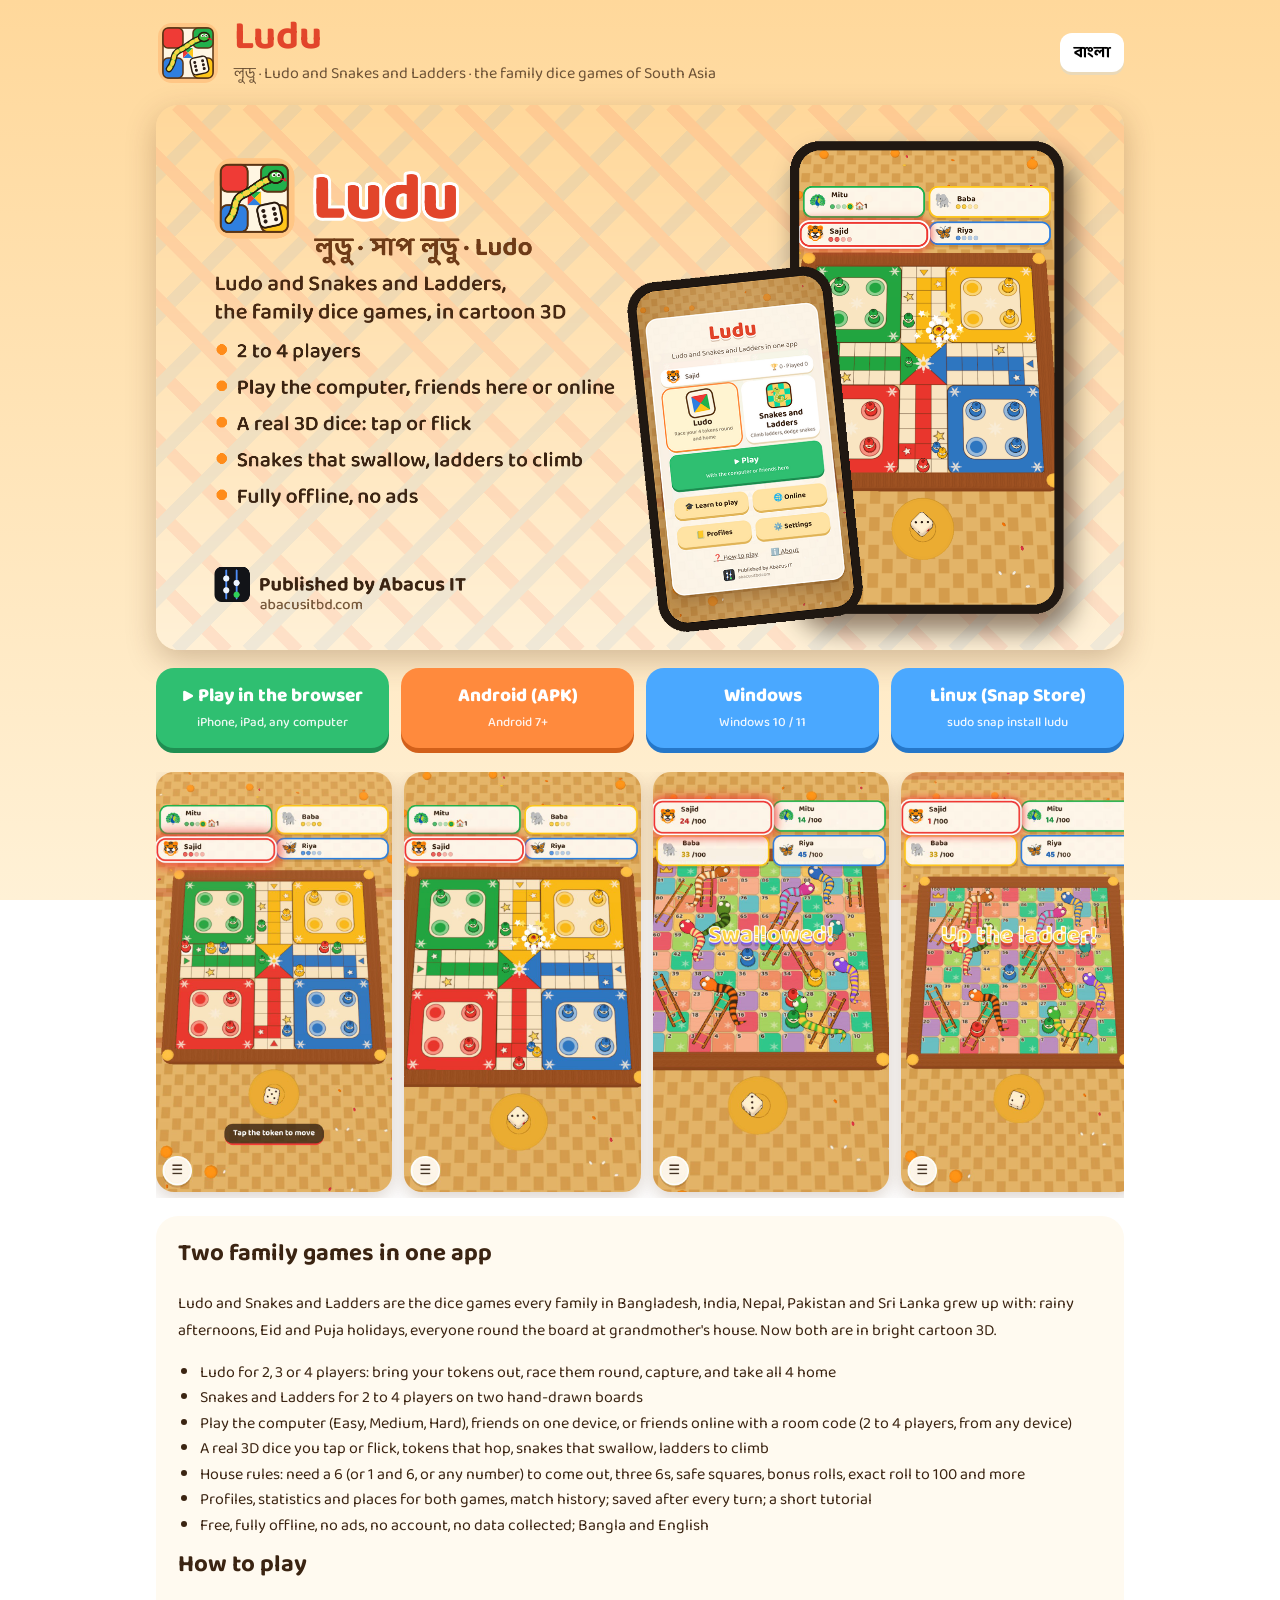
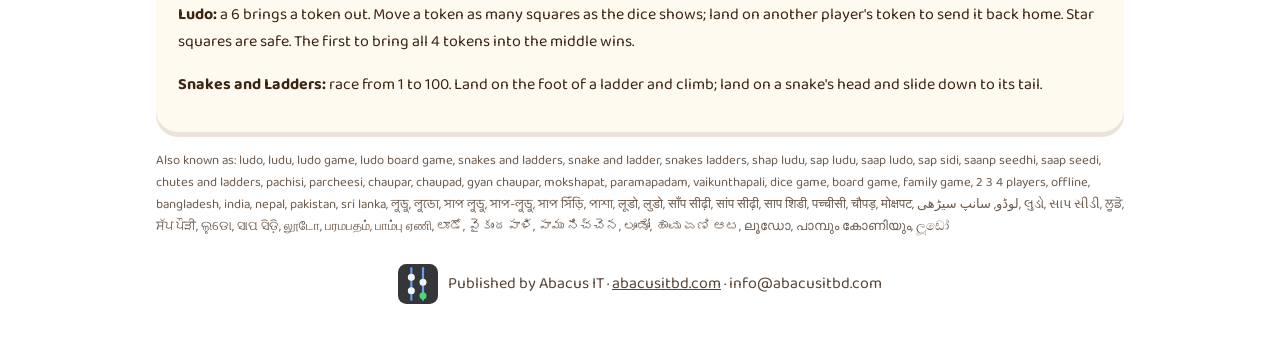
<file: index.html>
<!doctype html>
<html lang="en">
<head>
<meta charset="utf-8">
<meta name="viewport" content="width=device-width, initial-scale=1">
<title>Ludu (লুডু): Ludo and Snakes and Ladders in cartoon 3D</title>
<meta name="description" content="Ludu (লুডু, Ludo) and Snakes and Ladders (সাপ লুডু, Saanp Seedhi), the family dice games of Bangladesh, India, Nepal, Pakistan and Sri Lanka, in one cartoon 3D app. 2 to 4 players: the computer, friends on one device, or online with a room code. Android, Windows, Linux and in the browser. Free, offline, no ads. By Abacus IT.">
<meta name="keywords" content="ludo, ludu, ludo game, ludo board game, snakes and ladders, snake and ladder, snakes ladders, shap ludu, sap ludu, saap ludo, sap sidi, saanp seedhi, saap seedi, chutes and ladders, pachisi, parcheesi, chaupar, chaupad, gyan chaupar, mokshapat, paramapadam, vaikunthapali, dice game, board game, family game, 2 3 4 players, offline, bangladesh, india, nepal, pakistan, sri lanka, লুডু, লুডো, সাপ লুডু, সাপ-লুডু, সাপ সিঁড়ি, পাশা, लूडो, लुडो, साँप सीढ़ी, सांप सीढ़ी, साप शिडी, पच्चीसी, चौपड़, मोक्षपट, لوڈو, سانپ سیڑھی, લુડો, સાપ સીડી, ਲੂਡੋ, ਸੱਪ ਪੌੜੀ, ଲୁଡୋ, ସାପ ସିଡ଼ି, லூடோ, பரமபதம், பாம்பு ஏணி, లూడో, వైకుంఠపాళి, పాము నిచ్చెన, ಲೂಡೋ, ಹಾವು ಏಣಿ ಆಟ, ലൂഡോ, പാമ്പും കോണിയും, ලූඩෝ">
<meta property="og:title" content="Ludu (লুডু): Ludo and Snakes and Ladders">
<meta property="og:description" content="The family dice games of South Asia in cartoon 3D, for 2 to 4 players. Free, offline, no ads.">
<meta property="og:image" content="cover-en.png">
<link rel="icon" href="icon.svg">
<style>
@font-face { font-family: "Baloo Da 2"; src: url("BalooDa2.ttf") format("truetype"); font-weight: 400 800; font-display: swap; }
:root { --ink: #3b2412; --card: #fffaf0; --go: #2fbf71; --go-d: #1f8f52; --b1: #ff8a3d; --b1-d: #d2601a; --b2: #4aa8ff; --b2-d: #2577c9; }
* { box-sizing: border-box; }
body { margin: 0; font-family: "Baloo Da 2", "Noto Sans Bengali", system-ui, sans-serif; color: var(--ink); background: linear-gradient(#ffd89b, #fff1d6) fixed; }
.wrap { max-width: 1000px; margin: 0 auto; padding: 18px 16px 40px; }
header { display: flex; align-items: center; gap: 14px; }
header img { width: 64px; height: 64px; }
h1 { margin: 0; font-size: 40px; color: #e2452b; line-height: 1; }
.tag { margin: 2px 0 0; opacity: .75; }
.lang { margin-left: auto; background: #fff; border: 0; border-radius: 12px; padding: 6px 14px; font: inherit; font-weight: 700; cursor: pointer; box-shadow: 0 3px 0 #ead9b8; }
.cover { width: 100%; border-radius: 22px; margin: 18px 0; box-shadow: 0 10px 30px rgba(80,40,10,.25); display: block; }
.btns { display: grid; grid-template-columns: repeat(auto-fit, minmax(220px, 1fr)); gap: 12px; margin: 10px 0 24px; }
.btns a { display: block; text-decoration: none; color: #fff; font-weight: 800; font-size: 19px; text-align: center; border-radius: 18px; padding: 12px 10px 14px; }
.btns small { display: block; font-size: 13px; font-weight: 500; opacity: .9; }
.play { background: var(--go); box-shadow: 0 5px 0 var(--go-d); }
.and { background: var(--b1); box-shadow: 0 5px 0 var(--b1-d); }
.win, .lin { background: var(--b2); box-shadow: 0 5px 0 var(--b2-d); }
.shots { display: flex; gap: 12px; overflow-x: auto; padding-bottom: 6px; }
.shots img { height: 420px; border-radius: 18px; box-shadow: 0 6px 18px rgba(80,40,10,.2); }
.card { background: var(--card); border-radius: 22px; padding: 18px 22px; margin: 18px 0; box-shadow: 0 5px 0 rgba(120,70,20,.15); }
.card h2 { margin: 0 0 6px; } .card ul { margin: 6px 0; padding-left: 22px; line-height: 1.6; }
footer { display: flex; align-items: center; gap: 10px; justify-content: center; margin-top: 26px; opacity: .85; }
footer img { width: 40px; height: 40px; } footer a { color: inherit; }
body.en [data-l="bn"], body.bn [data-l="en"] { display: none !important; }
</style>
</head>
<body class="en">
<div class="wrap">
  <header>
    <img src="icon.svg" alt="">
    <div><h1><span data-l="en">Ludu</span><span data-l="bn">লুডু</span></h1>
      <p class="tag"><span data-l="en">লুডু · Ludo and Snakes and Ladders · the family dice games of South Asia</span><span data-l="bn">লুডু আর সাপ লুডু, এক অ্যাপে, রঙিন ত্রিমাত্রিক রূপে</span></p></div>
    <button class="lang" id="lang">বাংলা</button>
  </header>
  <img class="cover" data-l="en" src="cover-en.png" alt="Ludu">
  <img class="cover" data-l="bn" src="cover-bn.png" alt="লুডু">
  <div class="btns">
    <a class="play" href="play/"><span data-l="en">▶ Play in the browser</span><span data-l="bn">▶ ব্রাউজারে খেলো</span><small data-l="en">iPhone, iPad, any computer</small><small data-l="bn">আইফোন, আইপ্যাড, যেকোনো কম্পিউটার</small></a>
    <a class="and" href="https://github.com/riadul/ludu-download/releases/latest/download/Ludu.apk"><span data-l="en">Android (APK)</span><span data-l="bn">অ্যান্ড্রয়েড (APK)</span><small>Android 7+</small></a>
    <a class="win" href="https://github.com/riadul/ludu-download/releases/latest/download/Ludu-Setup-x64.exe"><span data-l="en">Windows</span><span data-l="bn">উইন্ডোজ</span><small>Windows 10 / 11</small></a>
    <a class="lin" href="https://snapcraft.io/ludu"><span data-l="en">Linux (Snap Store)</span><span data-l="bn">লিনাক্স (স্ন্যাপ স্টোর)</span><small>sudo snap install ludu</small></a>
  </div>
  <div class="shots" data-l="en"><img src="en-02-ludo.jpg" alt=""><img src="en-03-capture.jpg" alt=""><img src="en-05-snake.jpg" alt=""><img src="en-04-ladder.jpg" alt=""><img src="en-06-win.jpg" alt=""></div>
  <div class="shots" data-l="bn"><img src="bn-02-ludo.jpg" alt=""><img src="bn-03-capture.jpg" alt=""><img src="bn-05-snake.jpg" alt=""><img src="bn-04-ladder.jpg" alt=""><img src="bn-06-win.jpg" alt=""></div>
  <div class="card" data-l="en">
    <h2>Two family games in one app</h2>
    <p>Ludo and Snakes and Ladders are the dice games every family in Bangladesh, India, Nepal, Pakistan and Sri Lanka grew up with: rainy afternoons, Eid and Puja holidays, everyone round the board at grandmother's house. Now both are in bright cartoon 3D.</p>
    <ul>
      <li>Ludo for 2, 3 or 4 players: bring your tokens out, race them round, capture, and take all 4 home</li>
      <li>Snakes and Ladders for 2 to 4 players on two hand-drawn boards</li>
      <li>Play the computer (Easy, Medium, Hard), friends on one device, or friends online with a room code (2 to 4 players, from any device)</li>
      <li>A real 3D dice you tap or flick, tokens that hop, snakes that swallow, ladders to climb</li>
      <li>House rules: need a 6 (or 1 and 6, or any number) to come out, three 6s, safe squares, bonus rolls, exact roll to 100 and more</li>
      <li>Profiles, statistics and places for both games, match history; saved after every turn; a short tutorial</li>
      <li>Free, fully offline, no ads, no account, no data collected; Bangla and English</li>
    </ul>
    <h2>How to play</h2>
    <p><b>Ludo:</b> a 6 brings a token out. Move a token as many squares as the dice shows; land on another player's token to send it back home. Star squares are safe. The first to bring all 4 tokens into the middle wins.</p>
    <p><b>Snakes and Ladders:</b> race from 1 to 100. Land on the foot of a ladder and climb; land on a snake's head and slide down to its tail.</p>
  </div>
  <div class="card" data-l="bn">
    <h2>এক অ্যাপে দুটো ঘরের খেলা</h2>
    <p>লুডু আর সাপ লুডু আমাদের ঘরের খেলা: বৃষ্টির বিকেল, ঈদ আর পূজার ছুটি, নানুবাড়ির উঠোনে সবাই মিলে ছক্কা চালা। এবার দুটো খেলাই রঙিন কার্টুন ত্রিমাত্রিক রূপে।</p>
    <ul>
      <li>লুডু, ২, ৩ বা ৪ জনে: গুটি বের করো, ঘুরিয়ে আনো, কাটো, আর চারটাই ঘরে তোলো</li>
      <li>সাপ লুডু, ২ থেকে ৪ জনে, দুটো হাতে আঁকা বোর্ডে</li>
      <li>কম্পিউটারের সাথে (সহজ, মাঝারি, কঠিন), একই ফোনে বন্ধুদের সাথে, অথবা রুম কোড দিয়ে অনলাইনে (২ থেকে ৪ জন, যেকোনো ডিভাইস থেকে)</li>
      <li>আসল ত্রিমাত্রিক ছক্কা, চাপ দাও বা উপরে টানো; লাফিয়ে চলা গুটি, গিলে ফেলা সাপ, বেয়ে ওঠার মই</li>
      <li>ঘরের নিয়ম: ছক্কায় (বা ১ আর ৬-এ, বা যেকোনো দানে) গুটি বের, তিন ছক্কা, নিরাপদ ঘর, বাড়তি চাল, ১০০-তে ঠিক দান, আরও অনেক</li>
      <li>নিজের প্রোফাইল, দুই খেলার আলাদা হিসাব আর স্থান, খেলার ইতিহাস; প্রতি পালায় সেভ; ছোট্ট শেখার পাঠ</li>
      <li>সম্পূর্ণ ফ্রি, পুরোপুরি অফলাইন, কোনো বিজ্ঞাপন নেই, অ্যাকাউন্ট লাগে না; বাংলা আর ইংরেজি</li>
    </ul>
    <h2>কীভাবে খেলবে</h2>
    <p><b>লুডু:</b> ছক্কা পড়লে গুটি বের হয়। ছক্কায় যত পড়ে তত ঘর এগোও; অন্যের গুটির ঘরে পড়লে সেটা কাটা পড়ে ঘরে ফেরে। তারা আঁকা ঘর নিরাপদ। যে আগে চারটা গুটি মাঝখানে তোলে, সে জেতে।</p>
    <p><b>সাপ লুডু:</b> ১ থেকে ১০০ পর্যন্ত দৌড়। মইয়ের গোড়ায় পড়লে উপরে ওঠো, সাপের মাথায় পড়লে লেজে নেমে যাও।</p>
  </div>
  <p class="tag" style="font-size:13px">Also known as: ludo, ludu, ludo game, ludo board game, snakes and ladders, snake and ladder, snakes ladders, shap ludu, sap ludu, saap ludo, sap sidi, saanp seedhi, saap seedi, chutes and ladders, pachisi, parcheesi, chaupar, chaupad, gyan chaupar, mokshapat, paramapadam, vaikunthapali, dice game, board game, family game, 2 3 4 players, offline, bangladesh, india, nepal, pakistan, sri lanka, লুডু, লুডো, সাপ লুডু, সাপ-লুডু, সাপ সিঁড়ি, পাশা, लूडो, लुडो, साँप सीढ़ी, सांप सीढ़ी, साप शिडी, पच्चीसी, चौपड़, मोक्षपट, لوڈو, سانپ سیڑھی, લુડો, સાપ સીડી, ਲੂਡੋ, ਸੱਪ ਪੌੜੀ, ଲୁଡୋ, ସାପ ସିଡ଼ି, லூடோ, பரமபதம், பாம்பு ஏணி, లూడో, వైకుంఠపాళి, పాము నిచ్చెన, ಲೂಡೋ, ಹಾವು ಏಣಿ ಆಟ, ലൂഡോ, പാമ്പും കോണിയും, ලූඩෝ</p>
  <footer><img src="abacus-it.svg" alt="Abacus IT"><span><span data-l="en">Published by Abacus IT</span><span data-l="bn">প্রকাশক: অ্যাবাকাস আইটি</span> · <a href="https://abacusitbd.com">abacusitbd.com</a> · info@abacusitbd.com</span></footer>
</div>
<script>
// Bangla for Bangla devices or Bangladesh's time zone, English elsewhere (same rule as the game); the button switches.
function detect() {
  try {
    const langs = [...(navigator.languages || []), navigator.language].filter(Boolean).map((l) => l.toLowerCase());
    if (langs.some((l) => l.startsWith("bn"))) return "bn";
    const tz = Intl.DateTimeFormat().resolvedOptions().timeZone || "";
    if (tz === "Asia/Dhaka" || tz === "Asia/Dacca") return "bn";
  } catch (e) {}
  return "en";
}
function set(l) {
  document.body.className = l; document.documentElement.lang = l;
  document.getElementById("lang").textContent = l === "bn" ? "English" : "বাংলা";
  try { localStorage.setItem("ludu.site.lang", l); } catch (e) {}
}
let saved = null; try { saved = localStorage.getItem("ludu.site.lang"); } catch (e) {}
set(saved || detect());
document.getElementById("lang").onclick = () => set(document.body.className === "bn" ? "en" : "bn");
</script>
</body>
</html>
</file>
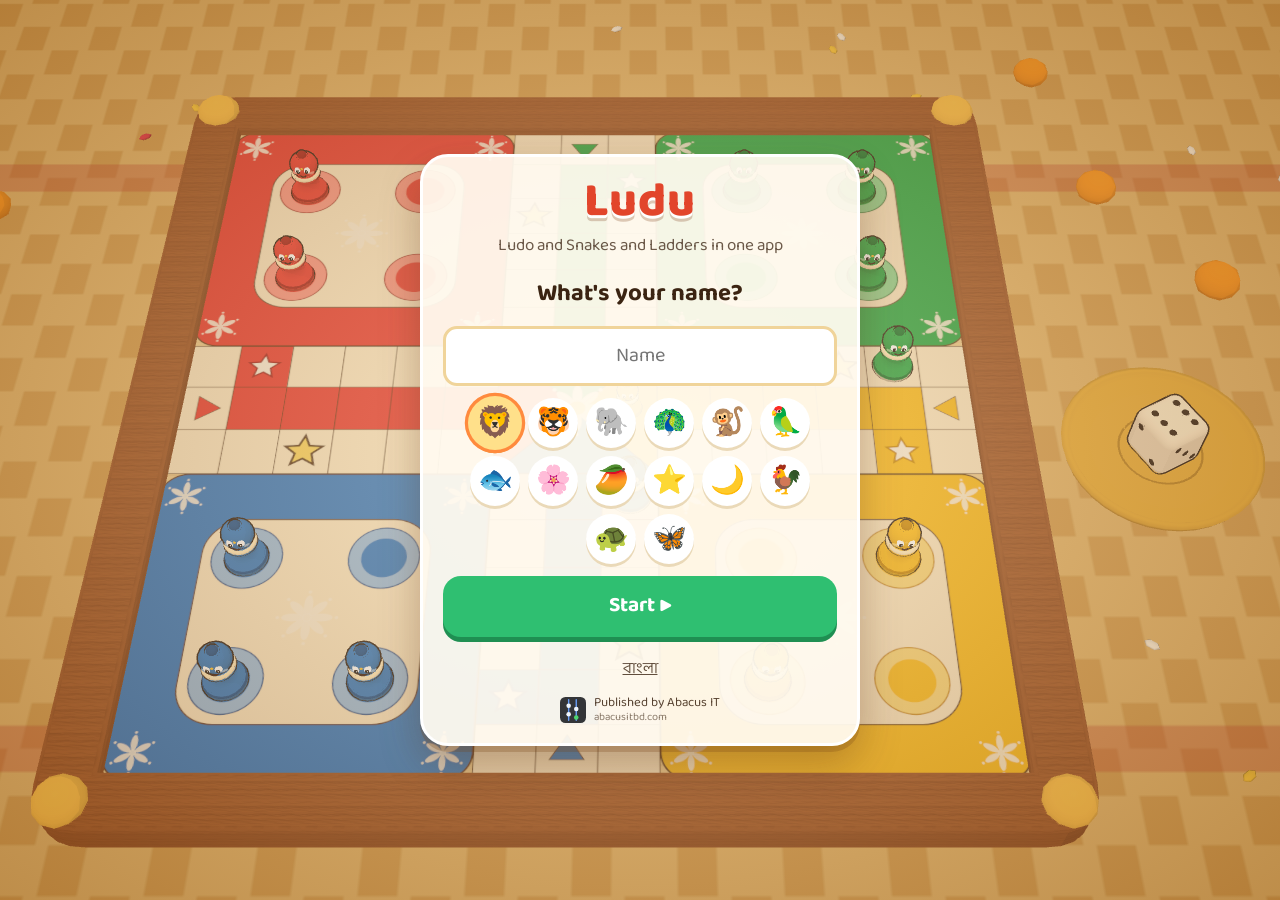
<file: play/index.html>
<!doctype html>
<html lang="bn">
<head>
<meta charset="utf-8" />
<meta name="viewport" content="width=device-width, initial-scale=1, viewport-fit=cover, user-scalable=no" />
<meta name="theme-color" content="#ffc685" />
<meta name="description" content="Ludu (লুডু): Ludo and Snakes and Ladders in cartoon 3D. By Abacus IT." />
<title>লুডু · Ludu: Ludo and Snakes</title>
<link rel="icon" href="icon.svg" />
  <script type="module" crossorigin src="./assets/index-BvTy_EyN.js"></script>
  <link rel="stylesheet" crossorigin href="./assets/index-DR3Ji3AH.css">
</head>
<body>
<canvas id="board"></canvas>
<div id="ui"></div>
<div id="loading">লুডু</div>
</body>
</html>
</file>
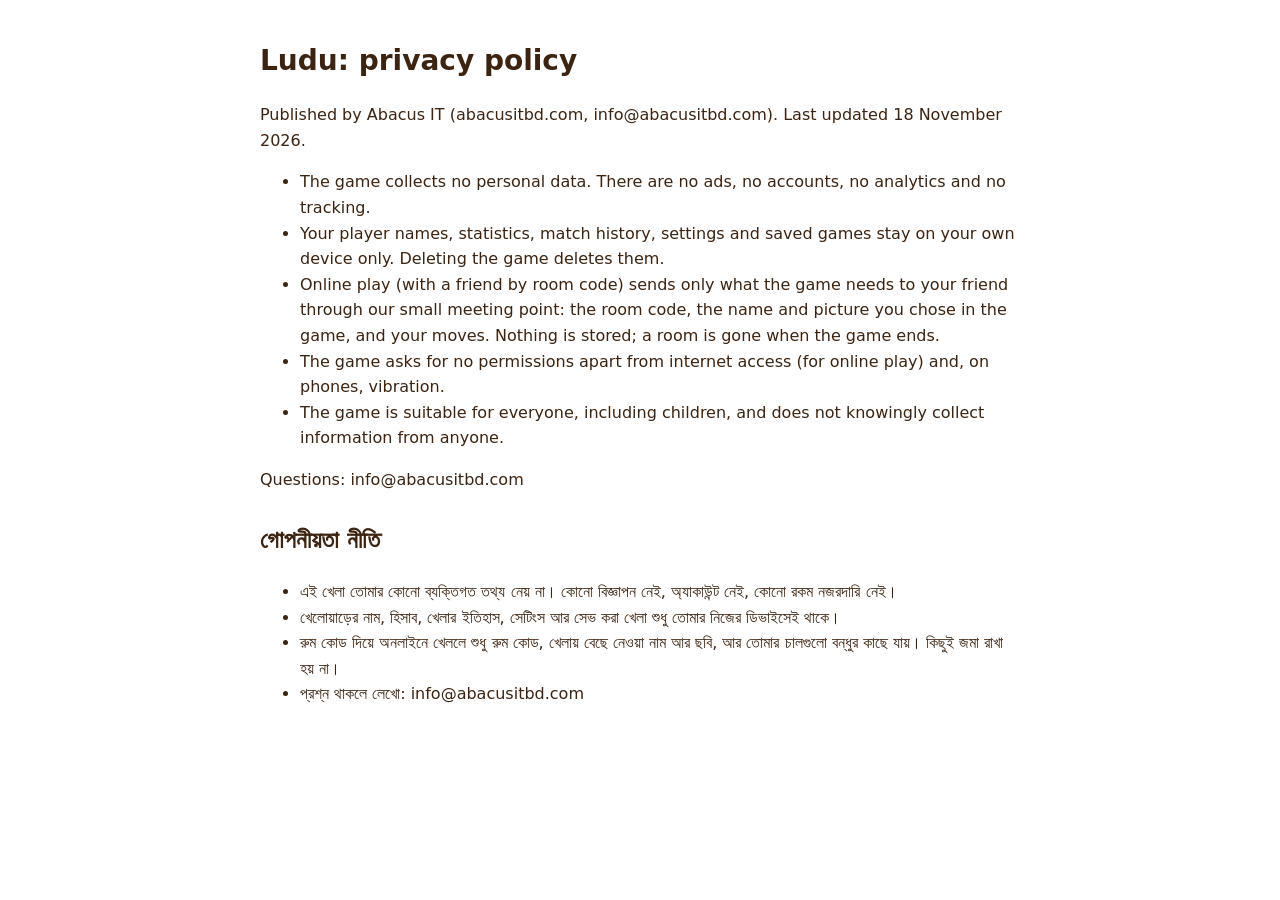
<file: privacy/index.html>
<!doctype html><html lang="en"><head><meta charset="utf-8"><meta name="viewport" content="width=device-width, initial-scale=1">
<title>Ludu: privacy policy</title><style>body{font-family:system-ui,"Noto Sans Bengali",sans-serif;max-width:760px;margin:0 auto;padding:20px 16px 40px;line-height:1.6;color:#3b2412}h1{font-size:28px}h2{margin-top:28px}</style></head><body>
<h1>Ludu: privacy policy</h1><p>Published by Abacus IT (abacusitbd.com, info@abacusitbd.com). Last updated 18 November 2026.</p>
<ul><li>The game collects no personal data. There are no ads, no accounts, no analytics and no tracking.</li>
<li>Your player names, statistics, match history, settings and saved games stay on your own device only. Deleting the game deletes them.</li>
<li>Online play (with a friend by room code) sends only what the game needs to your friend through our small meeting point: the room code, the name and picture you chose in the game, and your moves. Nothing is stored; a room is gone when the game ends.</li>
<li>The game asks for no permissions apart from internet access (for online play) and, on phones, vibration.</li>
<li>The game is suitable for everyone, including children, and does not knowingly collect information from anyone.</li></ul>
<p>Questions: info@abacusitbd.com</p>
<h2 lang="bn">গোপনীয়তা নীতি</h2><ul lang="bn">
<li>এই খেলা তোমার কোনো ব্যক্তিগত তথ্য নেয় না। কোনো বিজ্ঞাপন নেই, অ্যাকাউন্ট নেই, কোনো রকম নজরদারি নেই।</li>
<li>খেলোয়াড়ের নাম, হিসাব, খেলার ইতিহাস, সেটিংস আর সেভ করা খেলা শুধু তোমার নিজের ডিভাইসেই থাকে।</li>
<li>রুম কোড দিয়ে অনলাইনে খেললে শুধু রুম কোড, খেলায় বেছে নেওয়া নাম আর ছবি, আর তোমার চালগুলো বন্ধুর কাছে যায়। কিছুই জমা রাখা হয় না।</li>
<li>প্রশ্ন থাকলে লেখো: info@abacusitbd.com</li></ul></body></html>
</file>
<file: play/assets/index-DR3Ji3AH.css>
@font-face{font-family:"Baloo Da 2";src:url(../fonts/BalooDa2.ttf)format("truetype");font-weight:400 800;font-display:swap}:root{--ink:#3b2412;--card:#fffaf0f0;--go:#2fbf71;--go-d:#1f8f52;--b1:#ff8a3d;--b1-d:#d2601a;--b2:#4aa8ff;--b2-d:#2577c9;--b3:#b07cff;--b3-d:#7d4ed6;--mid:#ffe3a3;--mid-d:#e2b65a;--red:#ef4b4b;--safe-t:env(safe-area-inset-top,0px);--safe-b:env(safe-area-inset-bottom,0px)}*{box-sizing:border-box;-webkit-tap-highlight-color:transparent}html,body{height:100%;color:var(--ink);-webkit-user-select:none;user-select:none;touch-action:manipulation;background:#ffc685;margin:0;font-family:"Baloo Da 2",Noto Sans Bengali,system-ui,sans-serif;overflow:hidden}[hidden]{display:none!important}#board{width:100vw;height:100vh;display:block;position:fixed;inset:0}#ui{pointer-events:none;position:fixed;inset:0}#ui>*{pointer-events:auto}#loading{color:#c2410c;background:#ffc685;place-items:center;font-size:40px;font-weight:800;display:grid;position:fixed;inset:0}.screen{padding:calc(16px + var(--safe-t)) 16px calc(16px + var(--safe-b));background:radial-gradient(#ffecc859,#78461459);place-items:center;display:grid;position:absolute;inset:0;overflow-y:auto}.card{background:var(--card);text-align:center;border:3px solid #fff;border-radius:28px;width:min(440px,100%);padding:22px 20px 18px;animation:.28s cubic-bezier(.2,1.4,.5,1) pop;box-shadow:0 6px #78461440,0 18px 40px #50280a4d}.card.tall{max-height:calc(100vh - 32px - var(--safe-t) - var(--safe-b));overflow-y:auto}.card.small-card{width:min(380px,100%)}@keyframes pop{0%{opacity:0;transform:scale(.85)translateY(20px)}to{opacity:1;transform:none}}.logo{color:#e2452b;text-shadow:0 3px #fff,0 6px #78320a40;letter-spacing:1px;font-size:60px;font-weight:800;line-height:1}body.en .logo{font-size:48px}.sub{opacity:.75;margin:4px 0 14px;font-size:17px}h1{margin:4px 0;font-size:34px}h2{margin:2px 0 12px;font-size:24px}h3{text-align:left;margin:14px 0 6px;font-size:18px}button{font:inherit;color:inherit;cursor:pointer;border:0}button:disabled{opacity:.4;cursor:default}.big,.mid{color:#fff;border-radius:18px;width:100%;margin:9px 0;font-weight:700;transition:transform 80ms;display:block}.big{padding:12px 14px 14px;font-size:21px}.big small{opacity:.9;margin-top:-2px;font-size:13px;font-weight:500;display:block}.mid{background:var(--mid);color:var(--ink);box-shadow:0 5px 0 var(--mid-d);padding:9px 12px 11px;font-size:17px}.big:active,.mid:active{transform:translateY(4px);box-shadow:0 1px #0003!important}.go{background:var(--go);box-shadow:0 5px 0 var(--go-d);color:#fff}.b1{background:var(--b1);box-shadow:0 5px 0 var(--b1-d)}.b2{background:var(--b2);box-shadow:0 5px 0 var(--b2-d)}.b3{background:var(--b3);box-shadow:0 5px 0 var(--b3-d)}.dim{filter:saturate(.6);opacity:.85}.row{align-items:center;gap:10px;display:flex}.row>.mid{flex:1}.link{opacity:.8;background:0 0;margin-top:8px;font-size:16px;text-decoration:underline}.link.danger{color:var(--red)}.pub{opacity:.85;text-align:left;background:0 0;justify-content:center;align-items:center;gap:8px;margin:12px auto 0;font-size:13px;line-height:1.15;display:flex}.pub img{width:26px;height:26px}.pub small{opacity:.7;font-size:11px;display:block}.pub.static{margin-top:10px}.links{justify-content:center;gap:18px}.appicon{width:84px;height:84px}.logo.small{font-size:36px}.publisher{text-align:left;background:#fff;border-radius:16px;align-items:center;gap:12px;margin:10px 0;padding:10px 14px;display:flex;box-shadow:0 3px #ead9b8}.publisher img{width:52px;height:52px}.publisher b{font-size:19px}.publisher small{opacity:.75;font-size:13px;display:block}.tiny{font-size:11px}.tut .lesson{top:calc(8px + var(--safe-t));background:var(--card);text-align:center;border:3px solid #fff;border-radius:22px;max-width:520px;margin:0 auto;padding:10px 16px 12px;animation:.28s cubic-bezier(.2,1.4,.5,1) pop;position:absolute;left:8px;right:8px;box-shadow:0 5px #78461433}.lesson h2{color:#c2410c;margin:0 0 4px;font-size:21px}.lesson p{margin:0 0 6px;font-size:15.5px;line-height:1.45}.lnum{opacity:.6;font-size:12px;font-weight:700}.ldots{justify-content:center;gap:6px;margin-bottom:2px;display:flex}.ldots i{background:#e6d3ad;border-radius:50%;width:10px;height:10px}.ldots i.on{background:var(--b1);transform:scale(1.3)}.ldots i.done{background:var(--go)}.lmsg .ok{color:var(--go-d);font-size:22px;display:block}.lmsg .bad{color:var(--red);font-size:18px;display:block}.lesson .row .mid{margin:4px 0}.note{opacity:.75;font-size:14px}.me{background:#fff;border-radius:16px;align-items:center;gap:10px;width:100%;margin-bottom:6px;padding:6px 12px;display:flex;box-shadow:0 3px #ead9b8}.me .mini{opacity:.7;margin-left:auto;font-size:14px}.av1{font-size:28px;line-height:1}input:not([type]),input[type=text]{width:100%;font:inherit;text-align:center;background:#fff;border:3px solid #f0d49a;border-radius:14px;outline:none;padding:10px 14px;font-size:20px}input:focus{border-color:var(--b1)}.avatars{flex-wrap:wrap;justify-content:center;gap:8px;margin:12px 0;display:flex}.av{background:#fff;border-radius:50%;width:50px;height:50px;font-size:28px;box-shadow:0 3px #ead9b8}.avatars.small .av{width:40px;height:40px;font-size:22px}.av.on{box-shadow:0 0 0 3px var(--b1), 0 3px 0 #d6a940;background:#ffe08a;transform:scale(1.08)}.levels{gap:8px;display:grid}.lv{text-align:left;background:#fff;border-radius:16px;grid-template-rows:auto auto;grid-template-columns:44px 1fr auto;align-items:center;padding:6px 12px;display:grid;box-shadow:0 4px #ead9b8}.lv .ic{grid-row:span 2;font-size:30px}.lv b{font-size:19px}.lv small{opacity:.7;grid-column:2;margin-top:-4px;font-size:13px}.lv .stars{color:#f5a623;letter-spacing:-1px;grid-area:1/3/span 2;font-size:14px}.lv.on{box-shadow:0 0 0 3px var(--b1), 0 4px 0 #d6a940;background:#fff4d1}.sides .side{background:#fff;border-radius:14px;flex:1;padding:8px;font-size:15px;font-weight:600;box-shadow:0 4px #ead9b8}.side.on{box-shadow:0 0 0 3px var(--b1), 0 4px 0 #d6a940;background:#fff4d1}.dot{vertical-align:-2px;border-radius:50%;width:16px;height:16px;margin-right:6px;display:inline-block;box-shadow:inset -2px -3px #0000002e,inset 2px 2px #ffffff73}.pl{text-align:left;margin:8px 0;font-weight:700;display:block}.pl input{margin-top:4px}.plist{gap:8px;display:grid}.prof{text-align:left;background:#fff;border-radius:14px;align-items:center;gap:10px;padding:8px 12px;display:flex;box-shadow:0 4px #ead9b8}.prof small{opacity:.7;margin-left:auto}.prof i{background:var(--go);color:#fff;border-radius:8px;padding:0 6px;font-size:12px;font-style:normal}.prof.on{box-shadow:0 0 0 3px var(--go), 0 4px 0 var(--go-d)}.prof.add{color:var(--b2-d);justify-content:center;font-weight:700}.statgrid{grid-template-columns:repeat(3,1fr);gap:8px;margin:12px 0;display:grid}.statgrid div,.stats div{background:#fff;border-radius:14px;padding:6px;box-shadow:0 3px #ead9b8}.statgrid b,.stats b{font-size:24px;display:block}.statgrid small,.stats small{opacity:.7;font-size:12px}.hist{text-align:left;max-height:34vh;overflow-y:auto}.hrow{border-bottom:2px dashed #f0dfbd;grid-template-columns:64px 1fr auto auto;align-items:center;gap:8px;padding:6px 4px;font-size:15px;display:grid}.hrow small{opacity:.6;font-size:12px}.w{color:var(--go-d);font-weight:800}.l{color:var(--red);font-weight:800}.d{color:#8a6d3b;font-weight:800}.sw{text-align:left;background:#fff;border-radius:14px;justify-content:space-between;align-items:center;margin:7px 0;padding:8px 14px;font-weight:600;display:flex;box-shadow:0 3px #ead9b8}.sw input{display:none}.sw i{background:#d9c9a6;border-radius:14px;flex:none;width:50px;height:28px;margin-left:10px;transition:background .2s;position:relative}.sw i:after{content:"";background:#fff;border-radius:50%;width:22px;height:22px;transition:left .2s;position:absolute;top:3px;left:3px;box-shadow:0 2px 2px #0003}.sw input:checked+i{background:var(--go)}.sw input:checked+i:after{left:25px}.seg{background:#fff;border-radius:14px;margin:7px 0;padding:6px 8px 6px 14px;font-weight:600;box-shadow:0 3px #ead9b8}.seg span{text-align:left;margin-right:auto}.segb{background:#f6ecd6;border-radius:10px;padding:4px 12px;font-weight:700}.segb.on{background:var(--b1);color:#fff}.themes{grid-template-columns:1fr 1fr 1fr;gap:8px;display:grid}.th{background:#fff;border-radius:14px;align-items:center;gap:8px;padding:8px;font-weight:600;display:flex;box-shadow:0 3px #ead9b8}.th.on{box-shadow:0 0 0 3px var(--b1), 0 3px 0 #d6a940}.sw2{border-radius:9px;flex:none;width:30px;height:30px}.sides2{grid-template-columns:1fr 1fr;gap:10px;margin-bottom:6px;display:grid}.pick{background:#fff;border-radius:18px;flex-direction:column;align-items:center;gap:2px;padding:10px 8px;display:flex;box-shadow:0 4px #ead9b8}.pick .big-ic{font-size:46px;line-height:1.1;transition:transform .2s}.pick b{font-size:20px}.pick small{opacity:.75;font-size:12.5px;line-height:1.25}.pick.on{box-shadow:0 0 0 3px var(--b1), 0 4px 0 #d6a940;background:#fff4d1}.pick.on .big-ic{transform:scale(1.15)rotate(-6deg)}.sidestats{text-align:left;grid-template-columns:1fr 1fr;gap:8px;margin:12px 0 4px;display:grid}.sidestats>div{background:#fff;border-radius:14px;padding:8px 10px;box-shadow:0 3px #ead9b8}.sidestats h4{margin:0 0 2px;font-size:16px}.sidestats p{margin:0;font-size:13px}.pc .eat{color:#d9480f;font-weight:800}.pc .cnt{white-space:nowrap;font-size:14px}.how{text-align:left;margin-bottom:12px;font-size:17px;line-height:1.55}#ui>.hud{pointer-events:none;position:absolute;inset:0}.hud>*{pointer-events:auto}.hud-top{top:calc(8px + var(--safe-t));justify-content:center;gap:6px;display:flex;position:absolute;left:6px;right:6px}.pc{background:var(--card);border:3px solid var(--c);border-radius:16px;flex:1 1 0;align-items:center;gap:6px;min-width:0;max-width:240px;padding:5px 8px 5px 7px;transition:transform .25s,box-shadow .25s,opacity .3s;display:flex;position:relative;box-shadow:0 4px #78461433}.pc .pcin{flex:1;min-width:0}.hud-top.two-rows{flex-wrap:wrap}.hud-top.two-rows .pc{flex:0 0 calc(50% - 3px);max-width:none}.pc b{white-space:nowrap;text-overflow:ellipsis;margin:-3px 0 -2px;padding-left:2px;font-size:14px;line-height:1.5;display:block;overflow:hidden}.pc .cnt{white-space:nowrap;align-items:center;gap:4px;font-size:13px;font-weight:700;display:flex}.pc .av1{font-size:24px}.pc .place{font-size:13px;font-weight:800;position:absolute;top:-9px;right:-4px}.tk{gap:2px;display:inline-flex}.tk i{background:var(--c);opacity:.35;border:1px solid #0000004d;border-radius:50%;width:8px;height:8px}.tk i.o{opacity:.8}.tk i.h{opacity:1;box-shadow:0 0 0 2px #ffd23f}.sq{color:var(--c);filter:brightness(.8);font-size:15px;font-weight:800}.pc.turn{box-shadow:0 0 0 3px #fff, 0 0 14px 4px var(--c), 0 4px 0 #78461433;z-index:2;animation:1.1s ease-in-out infinite glow;transform:translateY(2px)scale(1.05)}.pc.out{opacity:.75}@keyframes glow{50%{box-shadow:0 0 0 3px #fff, 0 0 22px 8px var(--c), 0 4px 0 #78461433}}.pc.think .cnt:after{content:"…";animation:1s steps(4,end) infinite dots}.status{left:50%;bottom:calc(86px + var(--safe-b));white-space:nowrap;text-overflow:ellipsis;color:#fff;border-bottom:3px solid var(--c,#ffd23f);pointer-events:none;background:#3b2412d1;border-radius:16px;max-width:calc(100vw - 24px);padding:5px 16px 6px;font-size:15px;font-weight:700;position:absolute;overflow:hidden;transform:translate(-50%)}.think:after{content:"";animation:1s steps(4,end) infinite dots}@keyframes dots{0%{content:""}25%{content:"."}50%{content:".."}75%{content:"..."}}.hud-bottom{bottom:calc(12px + var(--safe-b));gap:10px;display:flex;position:absolute;left:12px}.round{background:var(--card);border:3px solid #fff;border-radius:50%;width:54px;height:54px;font-size:24px;box-shadow:0 4px #78461440}.round:active{transform:translateY(3px);box-shadow:0 1px #78461440}.rollbtn{right:14px;bottom:calc(12px + var(--safe-b));border:4px solid var(--c,#ffd23f);width:74px;height:74px;box-shadow:0 5px 0 #00000040, 0 0 18px 4px var(--c,#ffd23f);background:#fff8ea;border-radius:22px;flex-direction:column;justify-content:center;align-items:center;animation:.9s ease-in-out infinite bob;display:flex;position:absolute}.rollbtn .pips{grid-template-columns:repeat(2,9px);gap:4px 10px;display:grid}.rollbtn .pips i{background:#2b1d16;border-radius:50%;width:9px;height:9px}.rollbtn b{margin-top:2px;font-size:13px}.rollbtn:active{transform:translateY(3px)}@keyframes bob{50%{transform:translateY(-5px)}}@media (aspect-ratio>=23/20){.status{left:auto;right:12px;bottom:calc(100px + var(--safe-b));white-space:normal;text-align:center;max-width:min(30vw,330px);line-height:1.3;transform:none}}.combo{color:#ffd23f;pointer-events:none;white-space:nowrap;text-shadow:0 4px 0 var(--pc,#e2452b), 0 8px 0 #0003;-webkit-text-stroke:2px #fff;font-size:58px;font-weight:800;position:absolute;top:40%;left:50%;transform:translate(-50%,-50%)scale(0)}@media (width<=500px){.combo{font-size:44px}}.combo.pop{animation:1.2s cubic-bezier(.2,1.6,.4,1) forwards combo}@keyframes combo{0%{opacity:1;transform:translate(-50%,-50%)scale(0)rotate(-10deg)}30%{transform:translate(-50%,-50%)scale(1.15)rotate(4deg)}70%{opacity:1;transform:translate(-50%,-60%)scale(1)rotate(0)}to{opacity:0;transform:translate(-50%,-80%)scale(.9)}}.overlay{pointer-events:auto;background:#3c1e0a59;place-items:center;padding:16px;display:grid;position:absolute;inset:0}.result h1{font-size:38px}.why{opacity:.75;margin:0 0 10px}.stats{grid-template-columns:repeat(3,1fr);gap:8px;margin-bottom:8px;display:grid}.toast{color:#fff;z-index:9;background:#3b2412e6;border-radius:14px;padding:8px 18px;font-size:17px;animation:.25s pop;position:fixed;bottom:18%;left:50%;transform:translate(-50%)}.games{grid-template-columns:1fr 1fr;gap:10px;margin:6px 0 4px;display:grid}.gpick{background:#fff;border-radius:20px;flex-direction:column;align-items:center;gap:1px;padding:10px 8px 9px;display:flex;box-shadow:0 4px #ead9b8}.gpick b{font-size:20px;line-height:1.1}.gpick small{opacity:.75;font-size:12.5px;line-height:1.25}.gpick.on{box-shadow:0 0 0 3px var(--b1), 0 4px 0 #d6a940;background:#fff4d1}.gic{border-radius:14px;width:58px;height:58px;margin-bottom:4px;transition:transform .2s;display:block}.gpick.on .gic{transform:scale(1.1)rotate(-5deg)}.ludo-ic{background:conic-gradient(from 45deg, #22b14c 0 25%, #ffc61a 0 50%, #2f7fe0 0 75%, #ef3b36 0);border:3px solid #5a3414;box-shadow:inset 0 0 0 9px #fff6e2}.snakes-ic{background:repeating-conic-gradient(#ffd166 0 25%, #06d6a0 0 50%) 0 0 / 50% 50%;border:3px solid #5a3414;position:relative}.snakes-ic:after{content:"🐍";place-items:center;font-size:34px;display:grid;position:absolute;inset:0}.me .mename{white-space:nowrap;text-overflow:ellipsis;min-width:0;overflow:hidden}.soonbadge{background:var(--b3);color:#fff;border-radius:12px;margin-bottom:6px;padding:2px 14px;font-weight:800;display:inline-block}.count .segb{flex:1;padding:4px 0;font-size:20px}.count{padding-left:8px}.seats{gap:8px;margin-top:8px;display:grid}.seat{border-left:7px solid var(--c);background:#fff;border-radius:16px;padding:7px 8px 8px;box-shadow:0 3px #ead9b8}.seatrow{align-items:center;gap:6px;display:flex}.colbtn{background:#f6ecd6;border-radius:12px;flex:none;place-items:center;width:40px;height:40px;display:grid}.cdot{border:2px solid #3b2412;border-radius:50%;width:24px;height:24px;display:inline-block;box-shadow:inset -3px -4px #0000002e,inset 3px 3px #fff6}.avbtn{background:#f6ecd6;border-radius:50%;flex:none;width:40px;height:40px;font-size:24px}.seat .sname{text-align:left;flex:1;min-width:0;padding:5px 10px;font-size:17px}.kinds{gap:5px;margin-top:6px;display:flex}.kind{white-space:nowrap;text-overflow:ellipsis;background:#f6ecd6;border-radius:10px;flex:1;padding:3px 4px 4px;font-size:14px;font-weight:700;overflow:hidden}.kind.on{background:var(--b1);color:#fff}.lv{grid-template-columns:40px 1fr auto}.standings{gap:6px;margin:6px 0 12px;display:grid}.srow{border-left:7px solid var(--c);text-align:left;background:#fff;border-radius:14px;grid-template-columns:34px 34px 1fr auto;align-items:center;gap:6px;padding:4px 10px;display:grid;box-shadow:0 3px #ead9b8}.srow b{white-space:nowrap;text-overflow:ellipsis;min-width:0;overflow:hidden}.srow .pl{text-align:center;font-size:20px;font-weight:800}.srow.me{background:#fff4d1}.srow small{opacity:.7}.result h1{font-size:32px;line-height:1.15}.sw2.wood{background:repeating-linear-gradient(20deg,#c98a4a 0 5px,#b06f35 5px 8px)}.sw2.cloth{background:repeating-linear-gradient(90deg,#fff3dc 0 4px,#c2410c 4px 6px),#fff3dc}.themes{grid-template-columns:1fr 1fr}.tabs .segb{flex:1;padding:6px 8px}.tabs{padding-left:8px}.sw span{font-size:15.5px;line-height:1.25}.sidestats p{line-height:1.35}.seg.col{text-align:left;padding:8px 10px 9px 14px;display:block}.seg.col>span{margin-bottom:5px;display:block}.segs{gap:6px;display:flex}.segs .segb{flex:1;padding:5px 4px;font-size:14.5px;line-height:1.2}.rnote{text-align:left;margin:-2px 4px 8px;font-size:13px;line-height:1.35}.bigcode{letter-spacing:12px;color:#e8700a;background:#fff;border-radius:20px;margin:4px 0 8px;padding:6px 0 0 12px;font-family:"Baloo Da 2",monospace;font-size:60px;font-weight:800;line-height:1.15;box-shadow:0 5px #ead9b8}.codebox input::placeholder{letter-spacing:0;font-size:17px;font-weight:600}.codebox input{text-transform:uppercase;letter-spacing:6px;flex:1;min-width:0;font-size:24px;font-weight:800}.codebox .mid{flex:none;width:auto;padding:9px 18px 11px}.games.small .gpick{flex-direction:row;justify-content:center;gap:8px;padding:8px}.games.small .gic{border-radius:9px;width:34px;height:34px;margin:0}.games.small .snakes-ic:after{font-size:20px}.games.small .ludo-ic{box-shadow:inset 0 0 0 5px #fff6e2}.lseats{gap:6px;display:grid}.lseat{border-left:7px solid var(--c);text-align:left;background:#fff;border-radius:14px;align-items:center;gap:8px;min-height:44px;padding:5px 10px;display:flex;box-shadow:0 3px #ead9b8}.lseat .cdot{flex:none;width:20px;height:20px}.lseat b{white-space:nowrap;text-overflow:ellipsis;flex:1;min-width:0;overflow:hidden}.lseat b.dim{opacity:.55;font-weight:600}.lseat .tag{white-space:nowrap;background:#ffe08a;border-radius:8px;padding:0 6px;font-size:12px;font-style:normal}.lseat .tag.mine{background:var(--go);color:#fff}.rlist{text-align:left;margin:4px 0;padding-left:22px;font-size:15px;line-height:1.45}.waiting{color:#c2410c;font-weight:700;animation:1.4s ease-in-out infinite breathe}@keyframes breathe{50%{opacity:.45}}.pc.pcm .av1:after{content:"💻";font-size:12px;position:absolute;bottom:-4px;left:2px}.places{flex-wrap:wrap;gap:0 8px;display:flex}.places span{white-space:nowrap}.netfail{text-align:center}.netfail .failicon{margin:4px 0 2px;font-size:64px;line-height:1.1}.netfail p{margin:6px 4px 16px;font-size:17px;line-height:1.45}canvas{touch-action:none}
</file>
